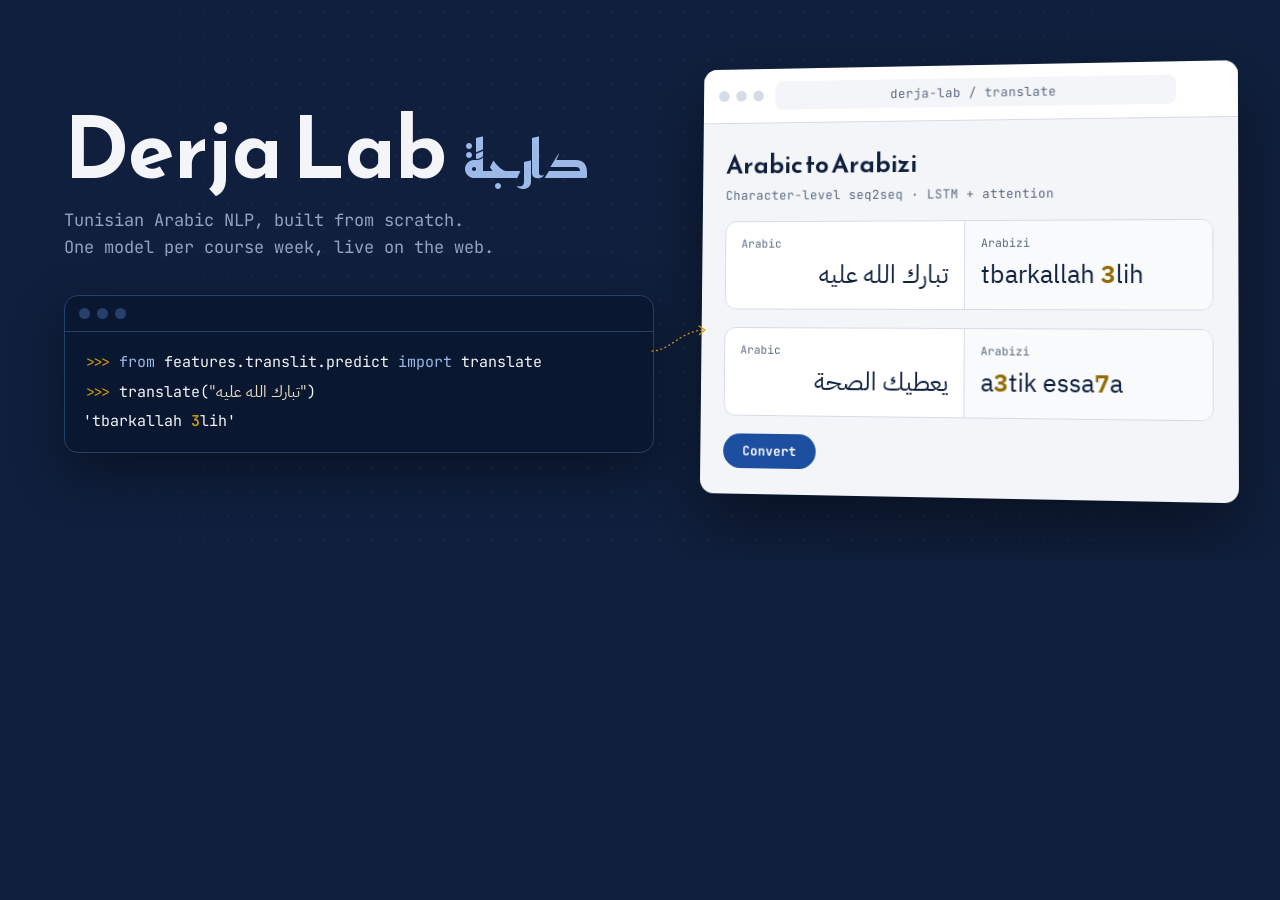
<file: assets/banner.html>
<!doctype html>
<!-- Source for banner.png. Re-render: 1280x560 viewport at 2x, screenshot #banner. -->
<html lang="en">
<head>
<meta charset="utf-8">
<link href="https://fonts.googleapis.com/css2?family=IBM+Plex+Sans+Arabic:wght@400;600&family=JetBrains+Mono:wght@400;500;700&family=Reem+Kufi:wght@500;600;700&display=swap" rel="stylesheet">
<style>
  :root {
    --bg: #0F1F3D;        /* ink */
    --panel-2: #0A1730;   /* terminal */
    --line: #26406B;
    --text: #F3F5F8;      /* limewash */
    --muted: #93A3C0;
    --sky: #9DB9E8;       /* door blue, lifted for dark bg */
    --blue: #1D4FA0;      /* door blue */
    --ochre: #D29A12;
    --site-line: #D5DCE6;
    --site-muted: #5A6780;
    --ochre-text: #946A00;
  }
  * { box-sizing: border-box; margin: 0; }
  body { background: var(--bg); }

  #banner {
    position: relative;
    width: 1280px;
    height: 560px;
    overflow: hidden;
    color: var(--text);
    font-family: "JetBrains Mono", monospace;
    background: var(--bg);
    display: grid;
    grid-template-columns: 590px 1fr;
    align-items: center;
    padding: 0 64px;
    gap: 40px;
  }
  /* faint dot grid */
  #banner::before {
    content: "";
    position: absolute; inset: 0;
    background-image: radial-gradient(rgba(243,245,248,0.06) 1px, transparent 1px);
    background-size: 24px 24px;
    mask-image: linear-gradient(90deg, transparent, #000 30%, #000 70%, transparent);
  }
  #banner > * { position: relative; }

  .wordmark { font-family: "Reem Kufi", sans-serif; font-weight: 600; font-size: 20px; display: flex; gap: 8px; align-items: baseline; color: var(--muted); }
  .wordmark [lang="ar"] { color: var(--blue); }

  h1 {
    font-family: "Reem Kufi", sans-serif;
    font-weight: 700;
    font-size: 84px;
    line-height: 1;
    white-space: nowrap;
    letter-spacing: -0.01em;
    color: var(--text);
  }
  h1 [lang="ar"] { font-size: 0.62em; margin-left: 0.15em; color: var(--sky); }
  .tagline { margin-top: 16px; font-size: 17px; color: var(--muted); line-height: 1.6; }

  .term {
    margin-top: 34px;
    background: var(--panel-2);
    border: 1px solid var(--line);
    border-radius: 14px;
    box-shadow: 0 20px 50px rgba(0, 0, 0, 0.4);
    overflow: hidden;
  }
  .term-bar { display: flex; gap: 7px; padding: 12px 14px; border-bottom: 1px solid var(--line); }
  .term-bar i { width: 11px; height: 11px; border-radius: 50%; background: var(--line); }
  .term-body { padding: 16px 18px; font-size: 15px; line-height: 1.9; }
  .p { color: var(--ochre); }
  .k { color: var(--sky); }
  .s { color: #E9DDBF; font-family: "IBM Plex Sans Arabic", sans-serif; font-size: 16px; }
  .res { color: var(--text); }

  /* right side */
  .stage { position: relative; height: 100%; display: flex; align-items: center; justify-content: flex-end; }
  .arrow { position: absolute !important; left: 650px; top: 322px; z-index: 3; }

  .app {
    width: 540px;
    background: #F3F5F8;
    color: var(--bg);
    border-radius: 14px;
    box-shadow: 0 30px 70px rgba(0, 0, 0, 0.45);
    overflow: hidden;
    transform: perspective(1400px) rotateY(-7deg) rotateX(2deg);
  }
  .app-bar { display: flex; align-items: center; gap: 12px; padding: 13px 16px; border-bottom: 1px solid var(--site-line); background: #FFFFFF; }
  .dots { display: flex; gap: 7px; }
  .dots i { width: 11px; height: 11px; border-radius: 50%; }
  .dots i { background: var(--site-line); }
  .url { flex: 1; text-align: center; font-size: 12.5px; color: var(--site-muted); background: #F3F5F8; border-radius: 8px; padding: 6px 0; margin-right: 44px; }

  .app-body { padding: 22px 24px 26px; }
  .app-title { font-family: "Reem Kufi", sans-serif; font-weight: 600; font-size: 26px; }
  .app-sub { font-size: 12.5px; color: var(--site-muted); margin-top: 4px; }

  .row { margin-top: 18px; display: grid; grid-template-columns: 1fr 1fr; border: 1px solid var(--site-line); border-radius: 12px; overflow: hidden; background: #FFFFFF; }
  .cell { padding: 14px 16px 16px; }
  .cell + .cell { border-left: 1px solid var(--site-line); background: #F8FAFC; }
  .label { font-size: 11.5px; color: var(--site-muted); }
  .ar { font-family: "IBM Plex Sans Arabic", sans-serif; font-size: 25px; text-align: right; margin-top: 6px; }
  .lat { font-family: "IBM Plex Sans Arabic", sans-serif; font-size: 25px; margin-top: 6px; }
  .digit { color: var(--ochre); font-weight: 600; }
  .app .digit { color: var(--ochre-text); }

  .btn { margin-top: 18px; display: inline-block; font-size: 13px; font-weight: 700; padding: 9px 20px; border-radius: 999px; background: var(--blue); color: #fff; }
</style>
</head>
<body>
<div id="banner">
  <div>
    <h1>Derja Lab <span lang="ar">دارجة</span></h1>
    <p class="tagline">Tunisian Arabic NLP, built from scratch.<br>One model per course week, live on the web.</p>

    <div class="term">
      <div class="term-bar"><i></i><i></i><i></i></div>
      <div class="term-body">
        <div><span class="p">&gt;&gt;&gt;</span> <span class="k">from</span> features.translit.predict <span class="k">import</span> translate</div>
        <div><span class="p">&gt;&gt;&gt;</span> translate(<span class="s">"تبارك الله عليه"</span>)</div>
        <div class="res">'tbarkallah <span class="digit">3</span>lih'</div>
      </div>
    </div>
  </div>

  <svg class="arrow" width="60" height="35" viewBox="0 0 120 70" fill="none">
      
      <path d="M4 58 C 40 58, 60 18, 108 16" stroke="#D29A12" stroke-width="2.5" stroke-linecap="round" stroke-dasharray="2 7"/>
      <path d="M98 8 L110 16 L99 25" stroke="#D29A12" stroke-width="2.5" stroke-linecap="round" stroke-linejoin="round"/>
    </svg>

  <div class="stage">

    <div class="app">
      <div class="app-bar">
        <div class="dots"><i></i><i></i><i></i></div>
        <div class="url">derja-lab / translate</div>
      </div>
      <div class="app-body">
        <div class="app-title">Arabic to Arabizi</div>
        <div class="app-sub">Character-level seq2seq · LSTM + attention</div>

        <div class="row">
          <div class="cell"><div class="label">Arabic</div><div class="ar" lang="ar" dir="rtl">تبارك الله عليه</div></div>
          <div class="cell"><div class="label">Arabizi</div><div class="lat">tbarkallah <span class="digit">3</span>lih</div></div>
        </div>
        <div class="row">
          <div class="cell"><div class="label">Arabic</div><div class="ar" lang="ar" dir="rtl">يعطيك الصحة</div></div>
          <div class="cell"><div class="label">Arabizi</div><div class="lat">a<span class="digit">3</span>tik essa<span class="digit">7</span>a</div></div>
        </div>

        <span class="btn">Convert</span>
      </div>
    </div>
  </div>
</div>
</body>
</html>
</file>
